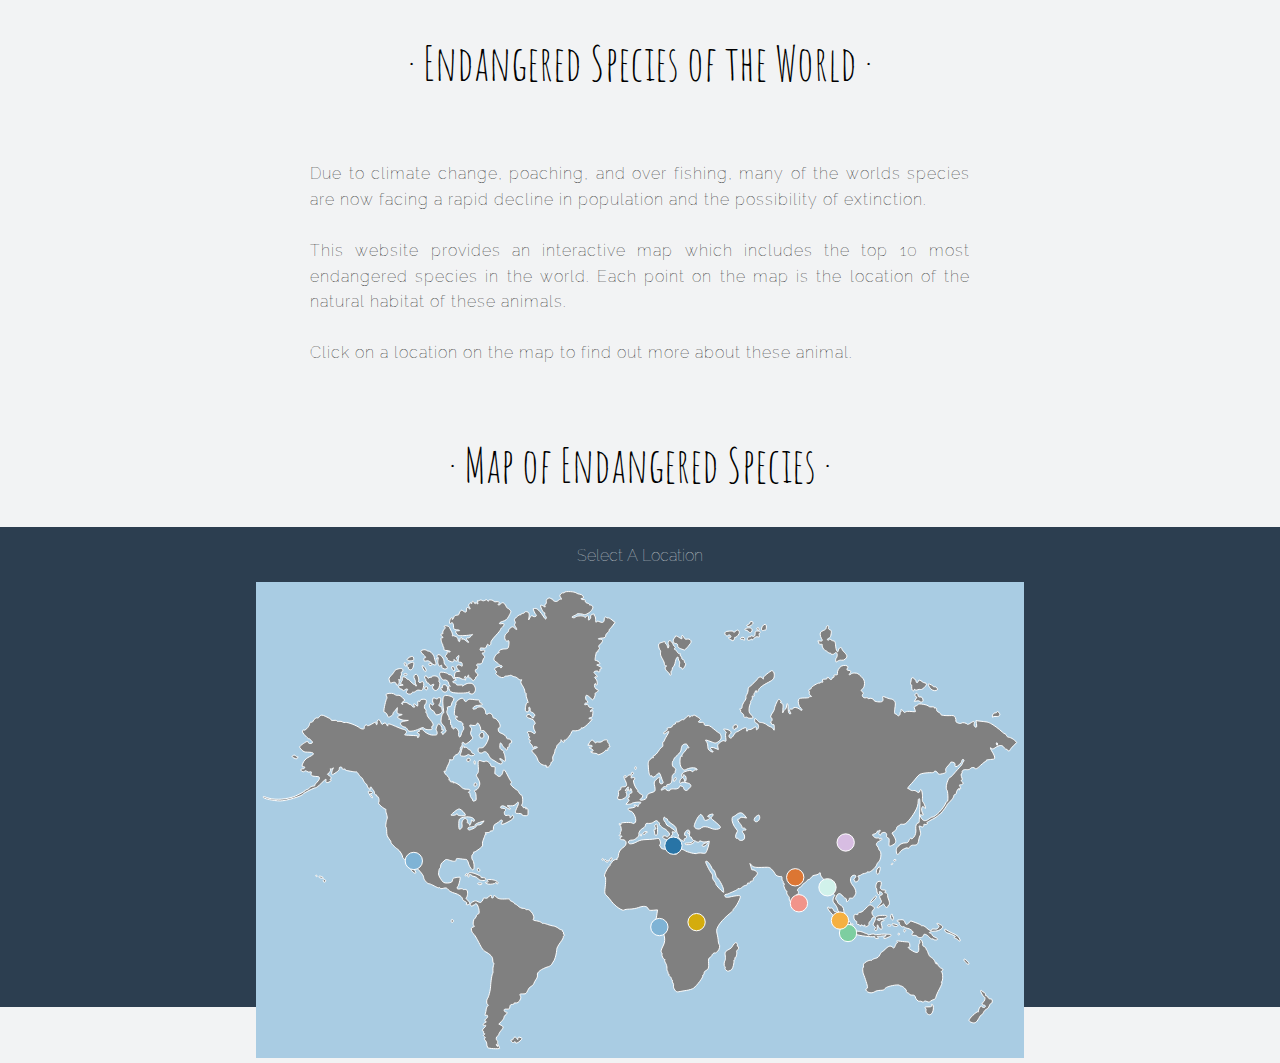
<file: index.html>
<!DOCTYPE html>
<html lang="en">

  <head>
    <meta http-equiv="content-type" content="text/html; charset=UTF-8">
    <meta charset="utf-8">

    <title>Endangered Species</title>

    <script src="raphael-min.js"></script>
    <script src="worldmap.js"></script>

    <link rel="stylesheet" href="species.css">
    <link href="https://fonts.googleapis.com/css?family=Raleway" rel="stylesheet">
    <link href="https://fonts.googleapis.com/css2?family=Amatic+SC&family=Satisfy&display=swap" rel="stylesheet">


  </head>
  <body>

    <h1 class="text_heading">· Endangered Species of the World ·</h1>

    <div class="home_info_div">
    <p class="pageInfo">Due to climate change, poaching, and over fishing,
      many of the worlds species are now facing a rapid decline in population
      and the possibility of extinction. <br><br> This website provides an interactive
      map which includes the top 10 most endangered species in the world.
      Each point on the map is the location of the natural habitat of these animals.
      <br><br>Click on a location on the map to find out more about these animal.</p>
    </div>

    <h1 class="text_heading">· Map of Endangered Species ·</h1>

    <div id="bodyContainer">
      <h2 id ="location_name">Select A Location</h2>
      <div id="map"></div>
    </div>

  </body>
</html>
</file>
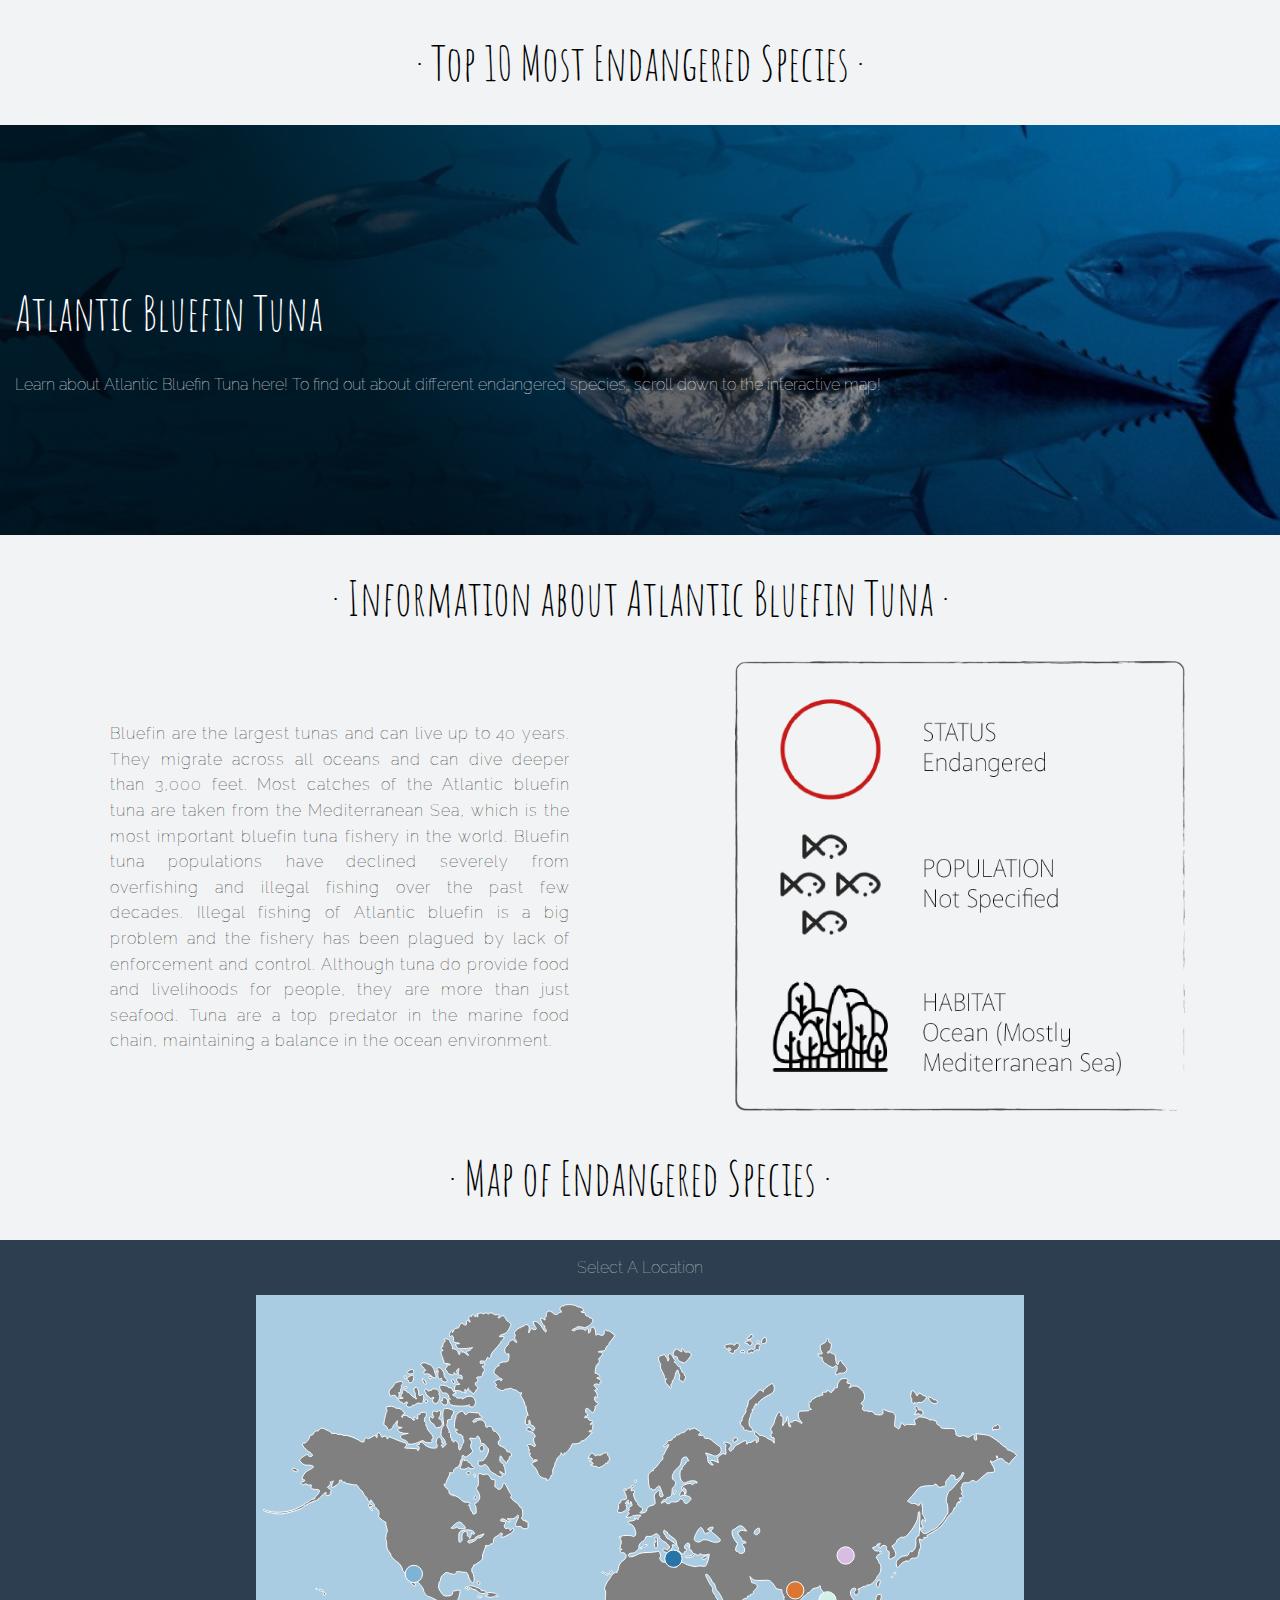
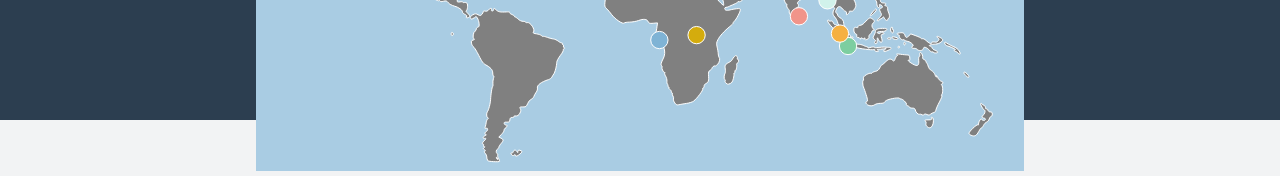
<file: bluefin_tuna.html>
<!DOCTYPE html>
<html lang="en" dir="ltr">
  <head>
    <meta http-equiv="content-type" content="text/html; charset=UTF-8">
    <meta charset="utf-8">

    <script src="raphael-min.js"></script>
    <script src="worldmap.js"></script>

    <link rel="stylesheet" href="species.css">
    <link href="https://fonts.googleapis.com/css?family=Raleway" rel="stylesheet">
    <link href="https://fonts.googleapis.com/css2?family=Amatic+SC&family=Satisfy&display=swap" rel="stylesheet">
    <title>Atlantic Bluefin Tuna</title>

  </head>
  <body>
    <header>
      <h1 class="text_heading"><a href="index.html">· Top 10 Most Endangered Species ·</a></h1>
    </header>

    <section class="hero_image_section">
      <div class="image_layer">
        <img src="images/bluefin_tuna.jpg" class="the_image"  alt="Atlantic Bluefin Tuna">
      </div>
      <div class="overlay_layer"></div>
      <div class="text_layer">
        <span class="hero_text">
        <h1 class="hero_heading">Atlantic Bluefin Tuna</h1>
        <p>Learn about Atlantic Bluefin Tuna here! To find out about different
          endangered species, scroll down to the interactive map!</p>
        </span>
      </div>
    </section>

    <h1 class="text_heading">· Information about Atlantic Bluefin Tuna ·</h1>
        <section class="text_section">
          <div class="leftText">
          <p>Bluefin are the largest tunas and can live up to 40 years.
            They migrate across all oceans and can dive deeper than 3,000 feet.
            Most catches of the Atlantic bluefin tuna are taken from the
            Mediterranean Sea, which is the most important bluefin tuna fishery
            in the world.
            Bluefin tuna populations have declined severely from overfishing
            and illegal fishing over the past few decades. Illegal fishing of
            Atlantic bluefin is a big problem and the fishery has been plagued
            by lack of enforcement and control. Although tuna do provide food
            and livelihoods for people, they are more than just seafood.
            Tuna are a top predator in the marine food chain, maintaining a
            balance in the ocean environment.</p>
          </div>
          <div class="status_image"><img src="images/tuna_status.png" class "status_img" alt="" width = "450px"></div>
        </section>

  <h1 class="text_heading">· Map of Endangered Species ·</h1>
    <div id="bodyContainer">
      <h2 id ="location_name">Select A Location</h2>
      <div id="map"></div>
    </div>


  </body>
</html>
</file>
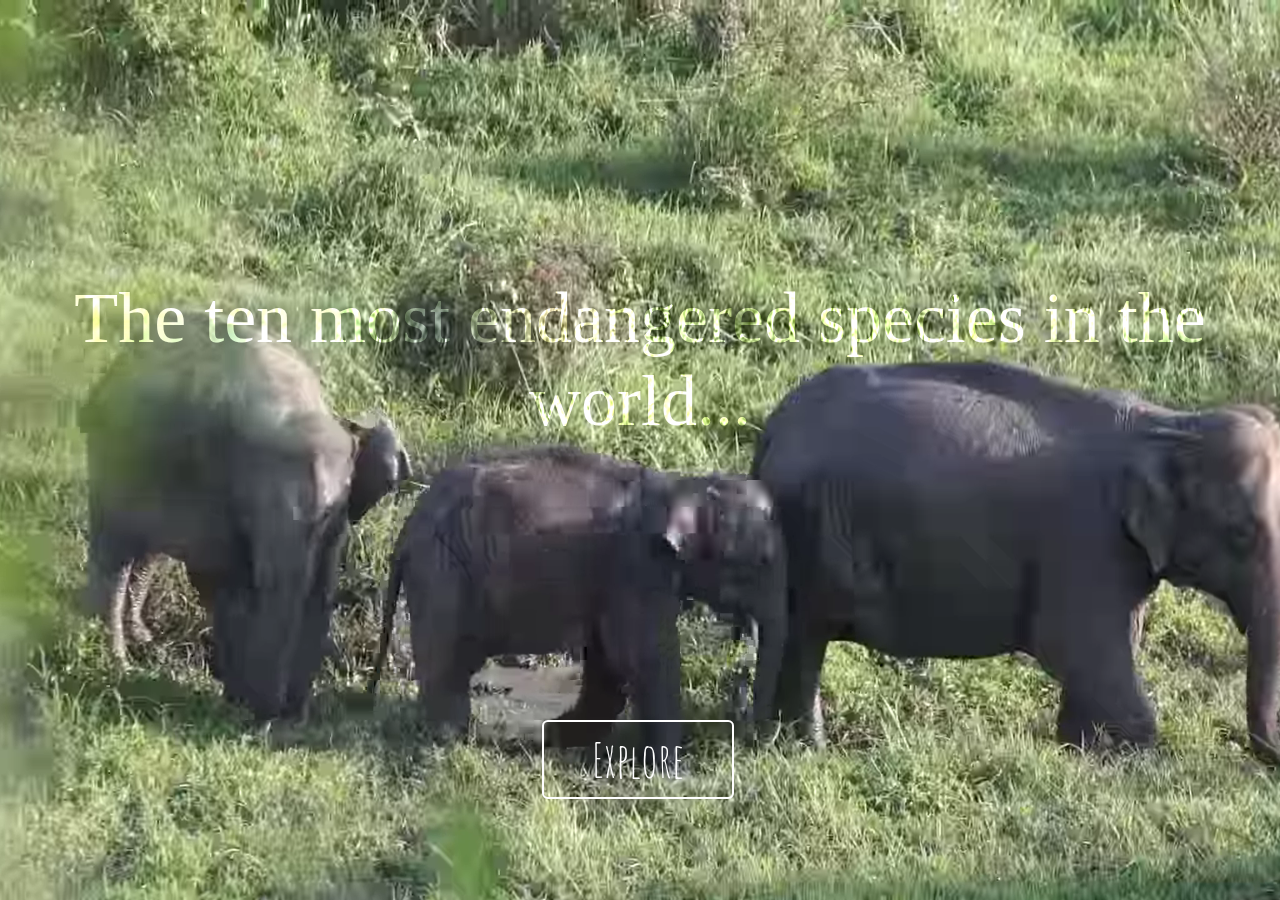
<file: default.html>
<!DOCTYPE html>
<html lang="en">
  <head>
    <meta charset="utf-8">

    <script src="raphael-min.js"></script>
    <script src="worldmap.js"></script>

    <link rel="stylesheet" href="species.css">
    <link href="https://fonts.googleapis.com/css?family=Raleway" rel="stylesheet">
    <link href="https://fonts.googleapis.com/css2?family=Amatic+SC&family=Satisfy&display=swap" rel="stylesheet">

    <title>Endangered Species</title>
  </head>
  <body>

    <video poster="" playsinline autoplay muted loop>
      <source src="images/elephants.webm" type="video/webm">
      <source src="images/elephants.mp4" type="video/mp4">
    </video>

    <div id="statement">
        <h2 id="landingH2">The ten most endangered species in the world...</h2>
    </div>
    <div class="button_div">
      <a href="index.html" class="button">Explore</a>
    </div>


  </body>
</html>
</file>
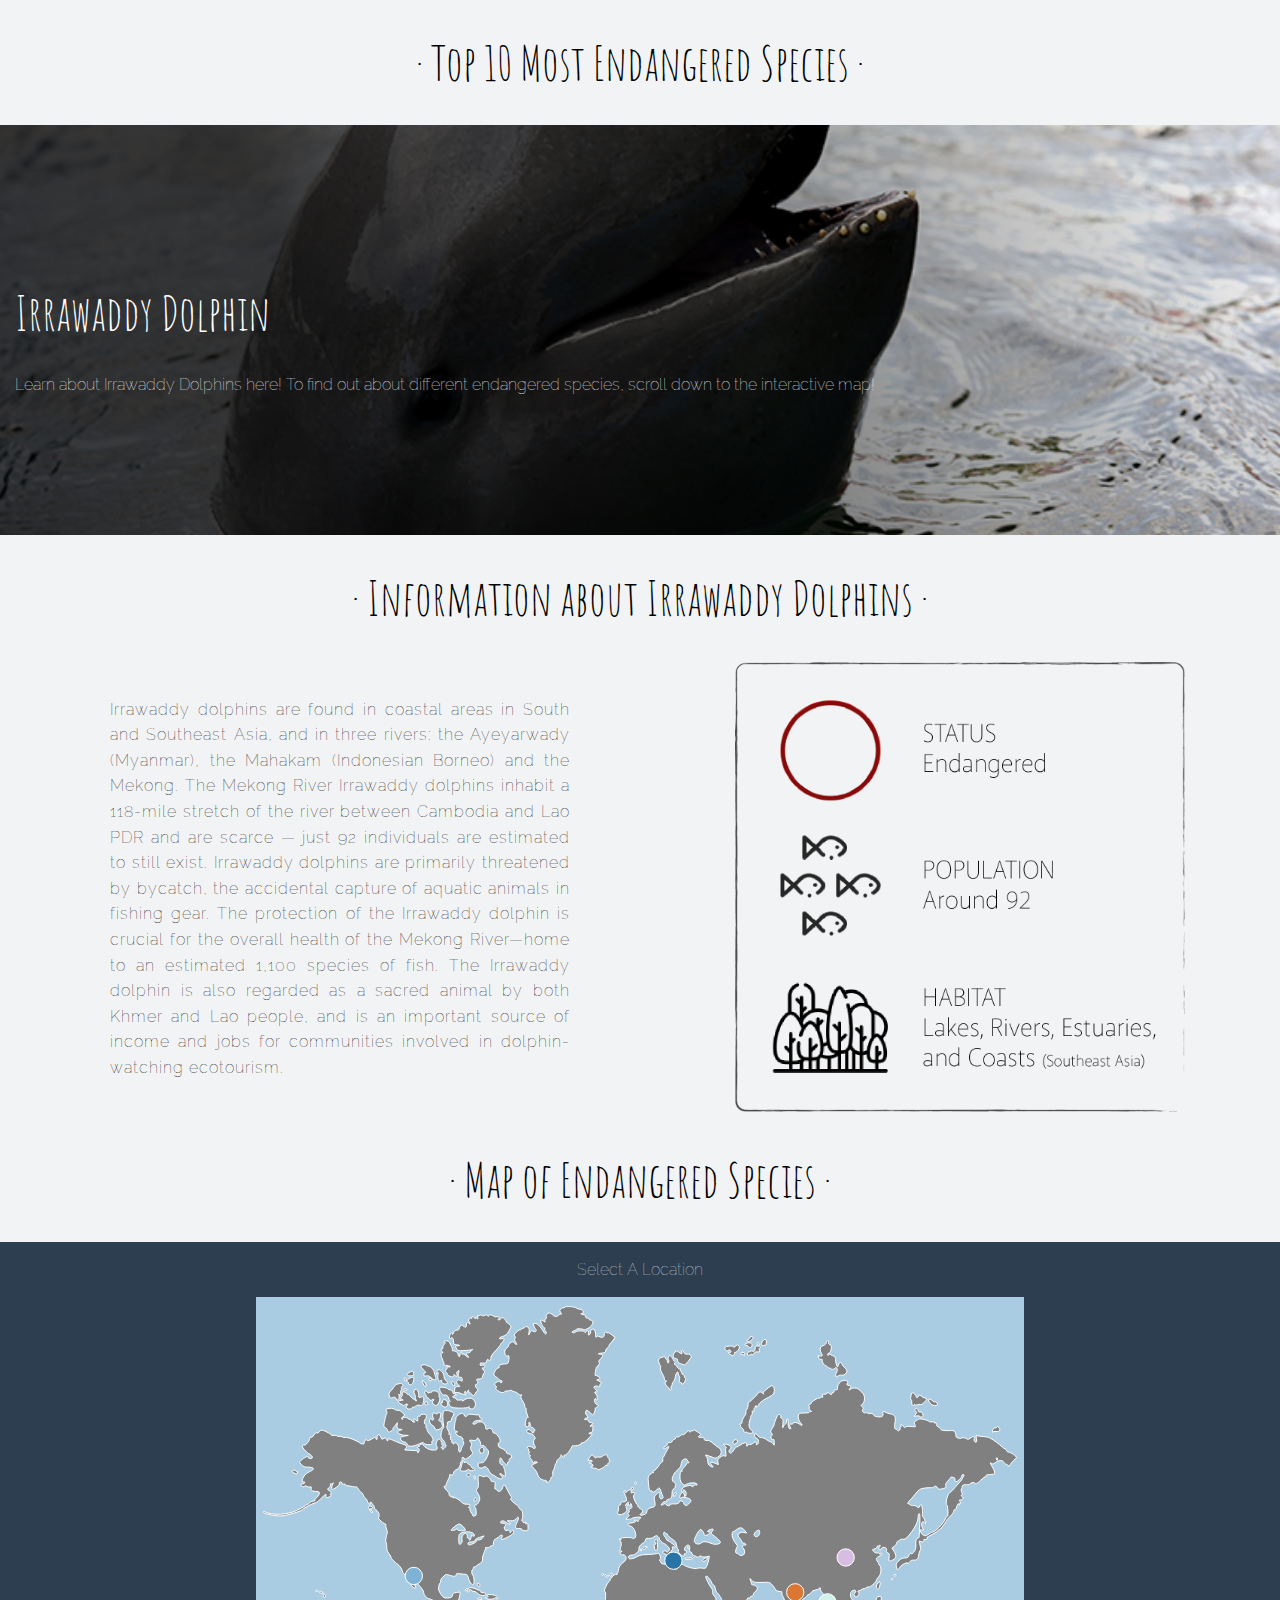
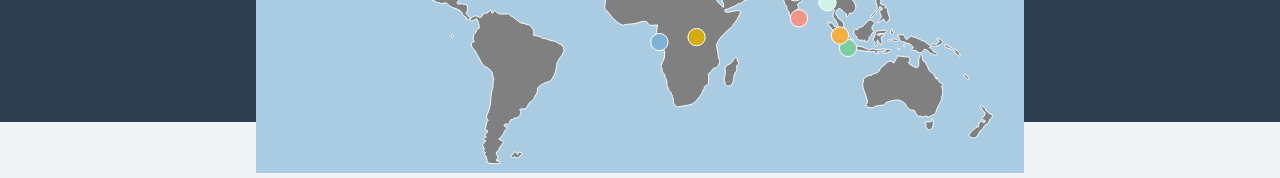
<file: irrawaddy_dolphins.html>
<!DOCTYPE html>
<html lang="en" dir="ltr">
  <head>
    <meta http-equiv="content-type" content="text/html; charset=UTF-8">
    <meta charset="utf-8">

    <script src="raphael-min.js"></script>
    <script src="worldmap.js"></script>

    <link rel="stylesheet" href="species.css">
    <link href="https://fonts.googleapis.com/css?family=Raleway" rel="stylesheet">
    <link href="https://fonts.googleapis.com/css2?family=Amatic+SC&family=Satisfy&display=swap" rel="stylesheet">
    <title>Irrawaddy Dolphin</title>

  </head>
  <body>
    <header>
      <h1 class="text_heading"><a href="index.html">· Top 10 Most Endangered Species ·</a></h1>
    </header>

    <section class="hero_image_section">
      <div class="image_layer">
        <img src="images/irrawaddy_dolphin.jpg" class="the_image"  alt="Irrawaddy Dolphin">
      </div>
      <div class="overlay_layer"></div>
      <div class="text_layer">
        <span class="hero_text">
        <h1 class="hero_heading">Irrawaddy Dolphin</h1>
        <p>Learn about Irrawaddy Dolphins here! To find out about different
          endangered species, scroll down to the interactive map!</p>
        </span>
      </div>
    </section>

    <h1 class="text_heading">· Information about Irrawaddy Dolphins ·</h1>
        <section class="text_section">
          <div class="leftText">
          <p>Irrawaddy dolphins are found in coastal areas in South and
            Southeast Asia, and in three rivers: the Ayeyarwady (Myanmar),
            the Mahakam (Indonesian Borneo) and the Mekong. The Mekong River
            Irrawaddy dolphins inhabit a 118-mile stretch of the river between
            Cambodia and Lao PDR and are scarce — just 92 individuals are estimated
            to still exist. Irrawaddy dolphins are primarily threatened by bycatch,
            the accidental capture of aquatic animals in fishing gear.
            The protection of the Irrawaddy dolphin is crucial for the overall
            health of the Mekong River—home to an estimated 1,100 species of fish.
            The Irrawaddy dolphin is also regarded as a sacred animal by both Khmer
            and Lao people, and is an important source of income and jobs for
            communities involved in dolphin-watching ecotourism.</p>
          </div>
          <div class="status_image"><img src="images/dolphin_status.png" class "status_img" alt="" width = "450px"></div>
        </section>

  <h1 class="text_heading">· Map of Endangered Species ·</h1>
    <div id="bodyContainer">
      <h2 id ="location_name">Select A Location</h2>
      <div id="map"></div>
    </div>


  </body>
</html>
</file>
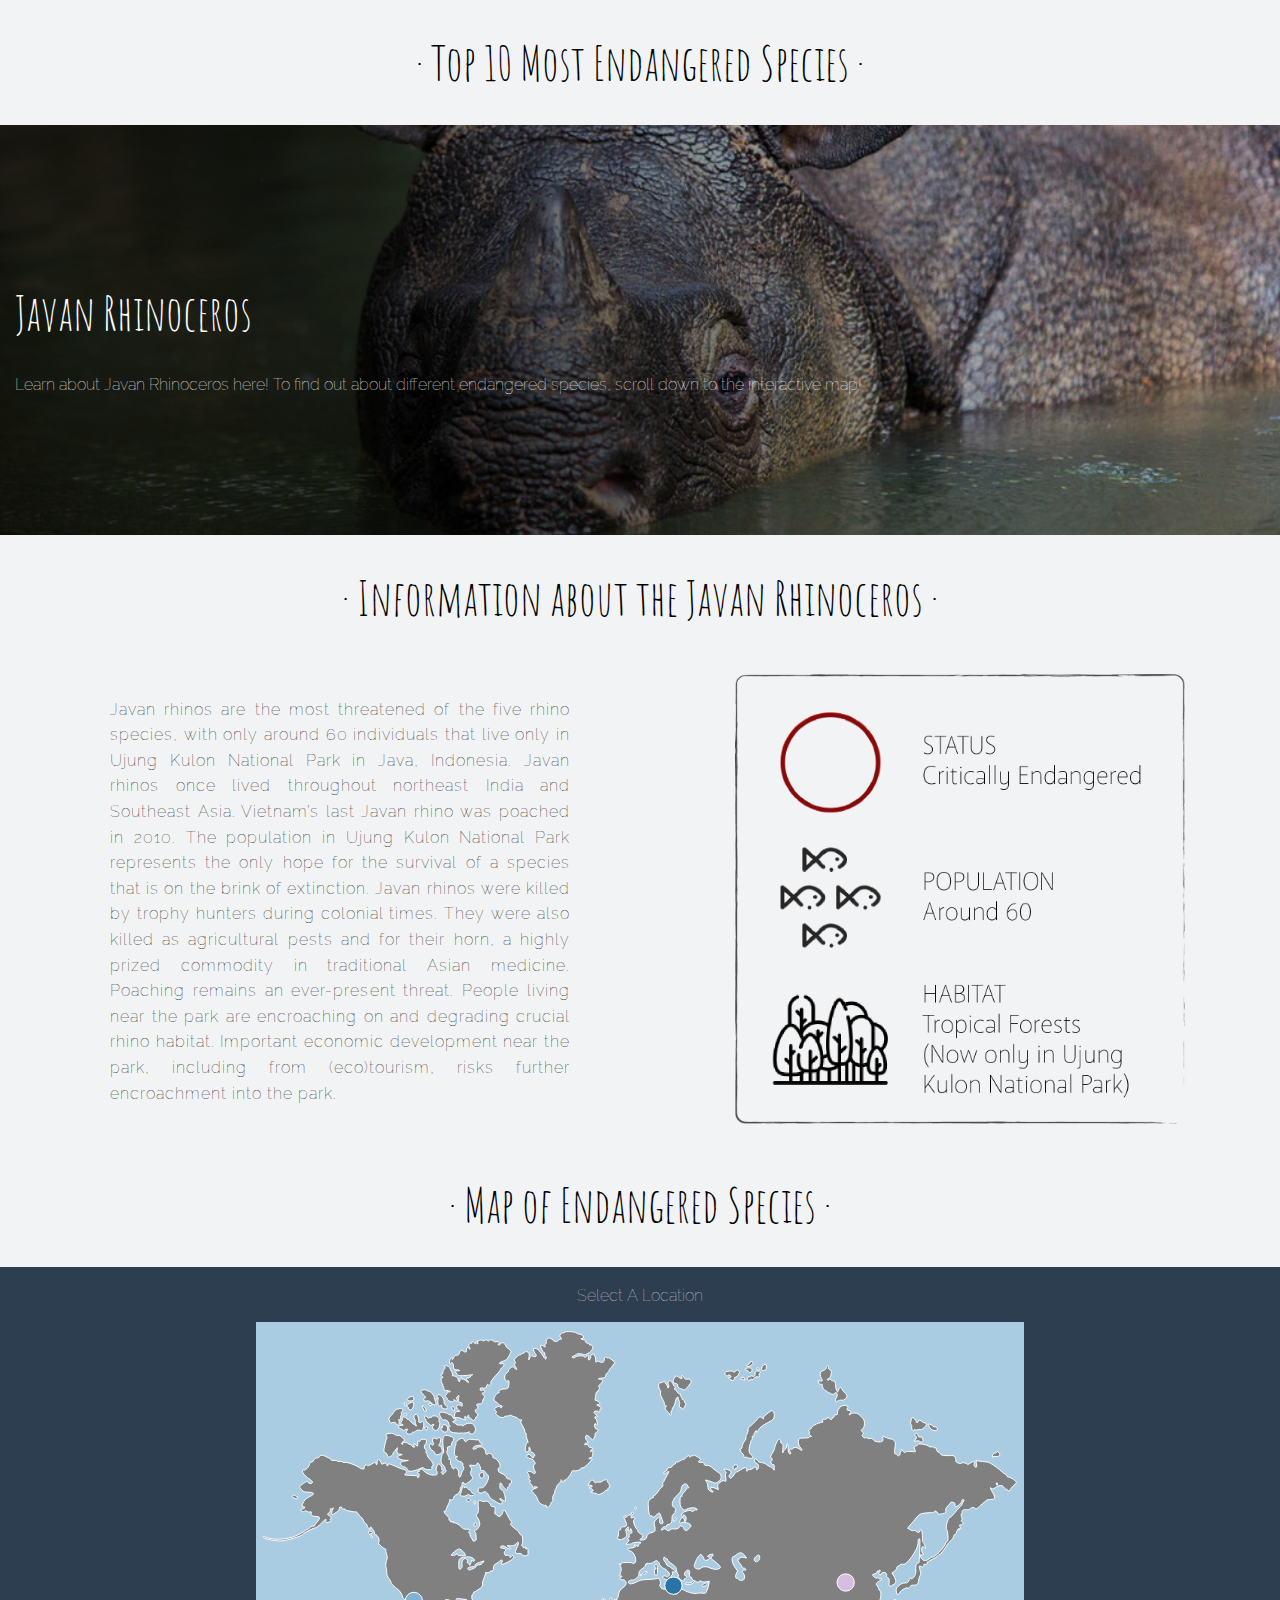
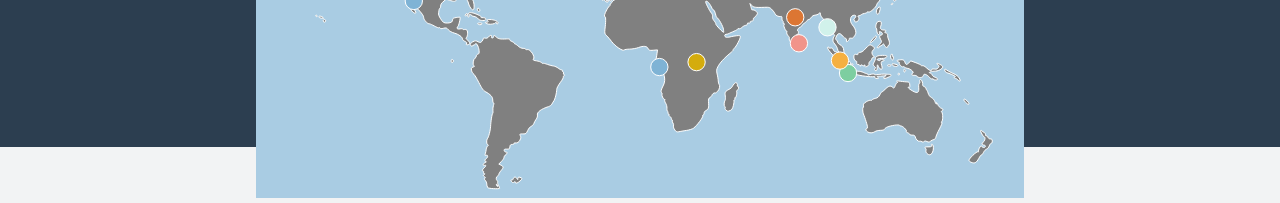
<file: javan_rhino.html>
<!DOCTYPE html>
<html lang="en" dir="ltr">
  <head>
    <meta http-equiv="content-type" content="text/html; charset=UTF-8">
    <meta charset="utf-8">

    <script src="raphael-min.js"></script>
    <script src="worldmap.js"></script>

    <link rel="stylesheet" href="species.css">
    <link href="https://fonts.googleapis.com/css?family=Raleway" rel="stylesheet">
    <link href="https://fonts.googleapis.com/css2?family=Amatic+SC&family=Satisfy&display=swap" rel="stylesheet">
    <title>Javan Rhinoceros</title>

  </head>
  <body>
    <header>
      <h1 class="text_heading"><a href="index.html">· Top 10 Most Endangered Species ·</a></h1>
    </header>

    <section class="hero_image_section">
      <div class="image_layer">
        <img src="images/javan.jpg" class="the_image"  alt="Javan Rhinoceros">
      </div>
      <div class="overlay_layer"></div>
      <div class="text_layer">
        <span class="hero_text">
        <h1 class="hero_heading">Javan Rhinoceros</h1>
        <p>Learn about Javan Rhinoceros here! To find out about different
          endangered species, scroll down to the interactive map!</p>
        </span>
      </div>
    </section>

    <h1 class="text_heading">· Information about the Javan Rhinoceros ·</h1>
        <section class="text_section">
          <div class="leftText">
          <p>Javan rhinos are the most threatened of the five rhino species,
            with only around 60 individuals that live only in Ujung Kulon National
            Park in Java, Indonesia. Javan rhinos once lived throughout northeast
            India and Southeast Asia. Vietnam’s last Javan rhino was poached in 2010.
            The population in Ujung Kulon National Park represents the only hope for
            the survival of a species that is on the brink of extinction.
            Javan rhinos were killed by trophy hunters during colonial times.
            They were also killed as agricultural pests and for their horn,
            a highly prized commodity in traditional Asian medicine.
            Poaching remains an ever-present threat.
            People living near the park are encroaching on and degrading crucial
            rhino habitat. Important economic development near the park,
            including from (eco)tourism, risks further encroachment into the park.</p>
          </div>
          <div class="status_image"><img src="images/javan_status.png" class "status_img" alt="" width = "450px"></div>
        </section>

  <h1 class="text_heading">· Map of Endangered Species ·</h1>
    <div id="bodyContainer">
      <h2 id ="location_name">Select A Location</h2>
      <div id="map"></div>
    </div>


  </body>
</html>
</file>
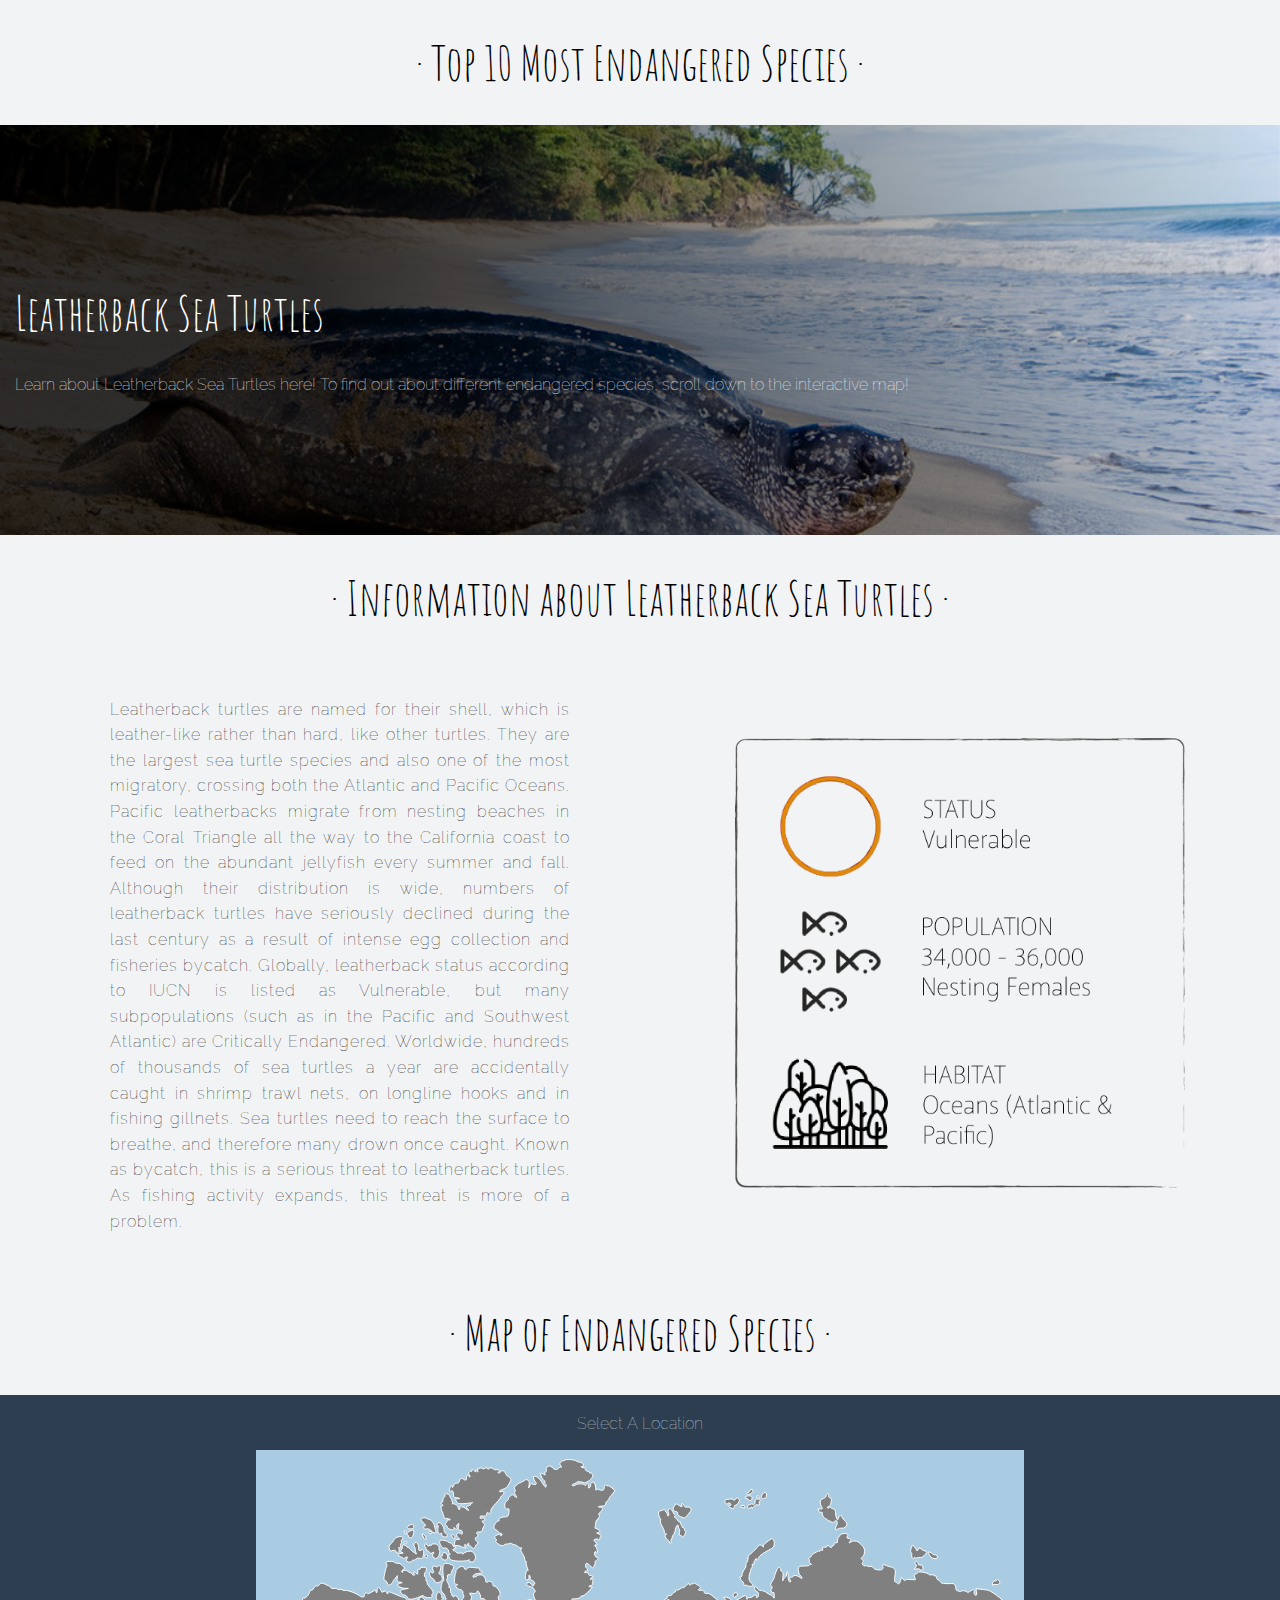
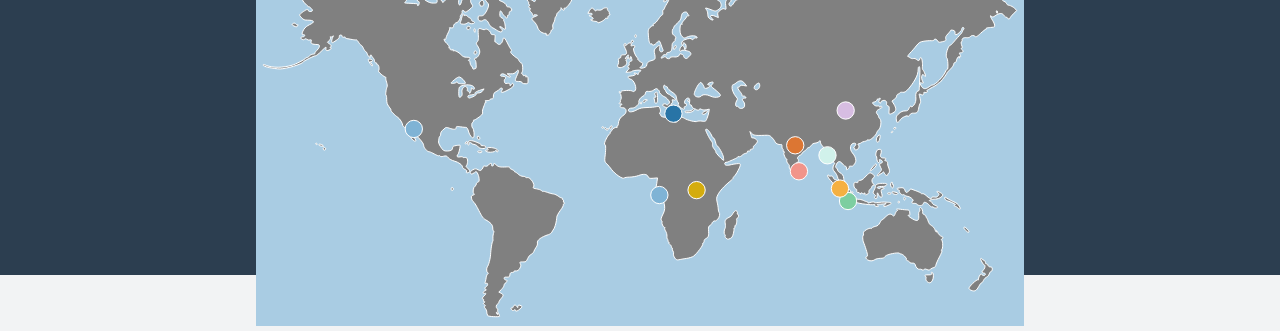
<file: leatherback_turtles.html>
<!DOCTYPE html>
<html lang="en" dir="ltr">
  <head>
    <meta http-equiv="content-type" content="text/html; charset=UTF-8">
    <meta charset="utf-8">

    <script src="raphael-min.js"></script>
    <script src="worldmap.js"></script>

    <link rel="stylesheet" href="species.css">
    <link href="https://fonts.googleapis.com/css?family=Raleway" rel="stylesheet">
    <link href="https://fonts.googleapis.com/css2?family=Amatic+SC&family=Satisfy&display=swap" rel="stylesheet">
    <title>Leatherback Sea Turtles</title>

  </head>
  <body>
    <header>
      <h1 class="text_heading"><a href="index.html">· Top 10 Most Endangered Species ·</a></h1>
    </header>

    <section class="hero_image_section">
      <div class="image_layer">
        <img src="images/leatherback_turtle.jpg" class="the_image"  alt="Leatherback Sea Turtle">
      </div>
      <div class="overlay_layer"></div>
      <div class="text_layer">
        <span class="hero_text">
        <h1 class="hero_heading">Leatherback Sea Turtles</h1>
        <p>Learn about Leatherback Sea Turtles here! To find out about different
          endangered species, scroll down to the interactive map!</p>
        </span>
      </div>
    </section>

    <h1 class="text_heading">· Information about Leatherback Sea Turtles ·</h1>
        <section class="text_section">
          <div class="leftText">
          <p>Leatherback turtles are named for their shell, which is leather-like
            rather than hard, like other turtles. They are the largest sea turtle
            species and also one of the most migratory, crossing both the Atlantic
            and Pacific Oceans. Pacific leatherbacks migrate from nesting beaches
            in the Coral Triangle all the way to the California coast to feed on
            the abundant jellyfish every summer and fall. Although their distribution
            is wide, numbers of leatherback turtles have seriously declined during the
            last century as a result of intense egg collection and fisheries bycatch.
            Globally, leatherback status according to IUCN is listed as Vulnerable,
            but many subpopulations (such as in the Pacific and Southwest Atlantic)
            are Critically Endangered. Worldwide, hundreds of thousands of sea turtles
            a year are accidentally caught in shrimp trawl nets, on longline hooks
            and in fishing gillnets. Sea turtles need to reach the surface to breathe,
            and therefore many drown once caught. Known as bycatch, this is a serious
            threat to leatherback turtles. As fishing activity expands, this
            threat is more of a problem.</p>
          </div>
          <div class="status_image"><img src="images/turtle_status.png" class "status_img" alt="" width = "450px"></div>
        </section>

  <h1 class="text_heading">· Map of Endangered Species ·</h1>
    <div id="bodyContainer">
      <h2 id ="location_name">Select A Location</h2>
      <div id="map"></div>
    </div>


  </body>
</html>
</file>
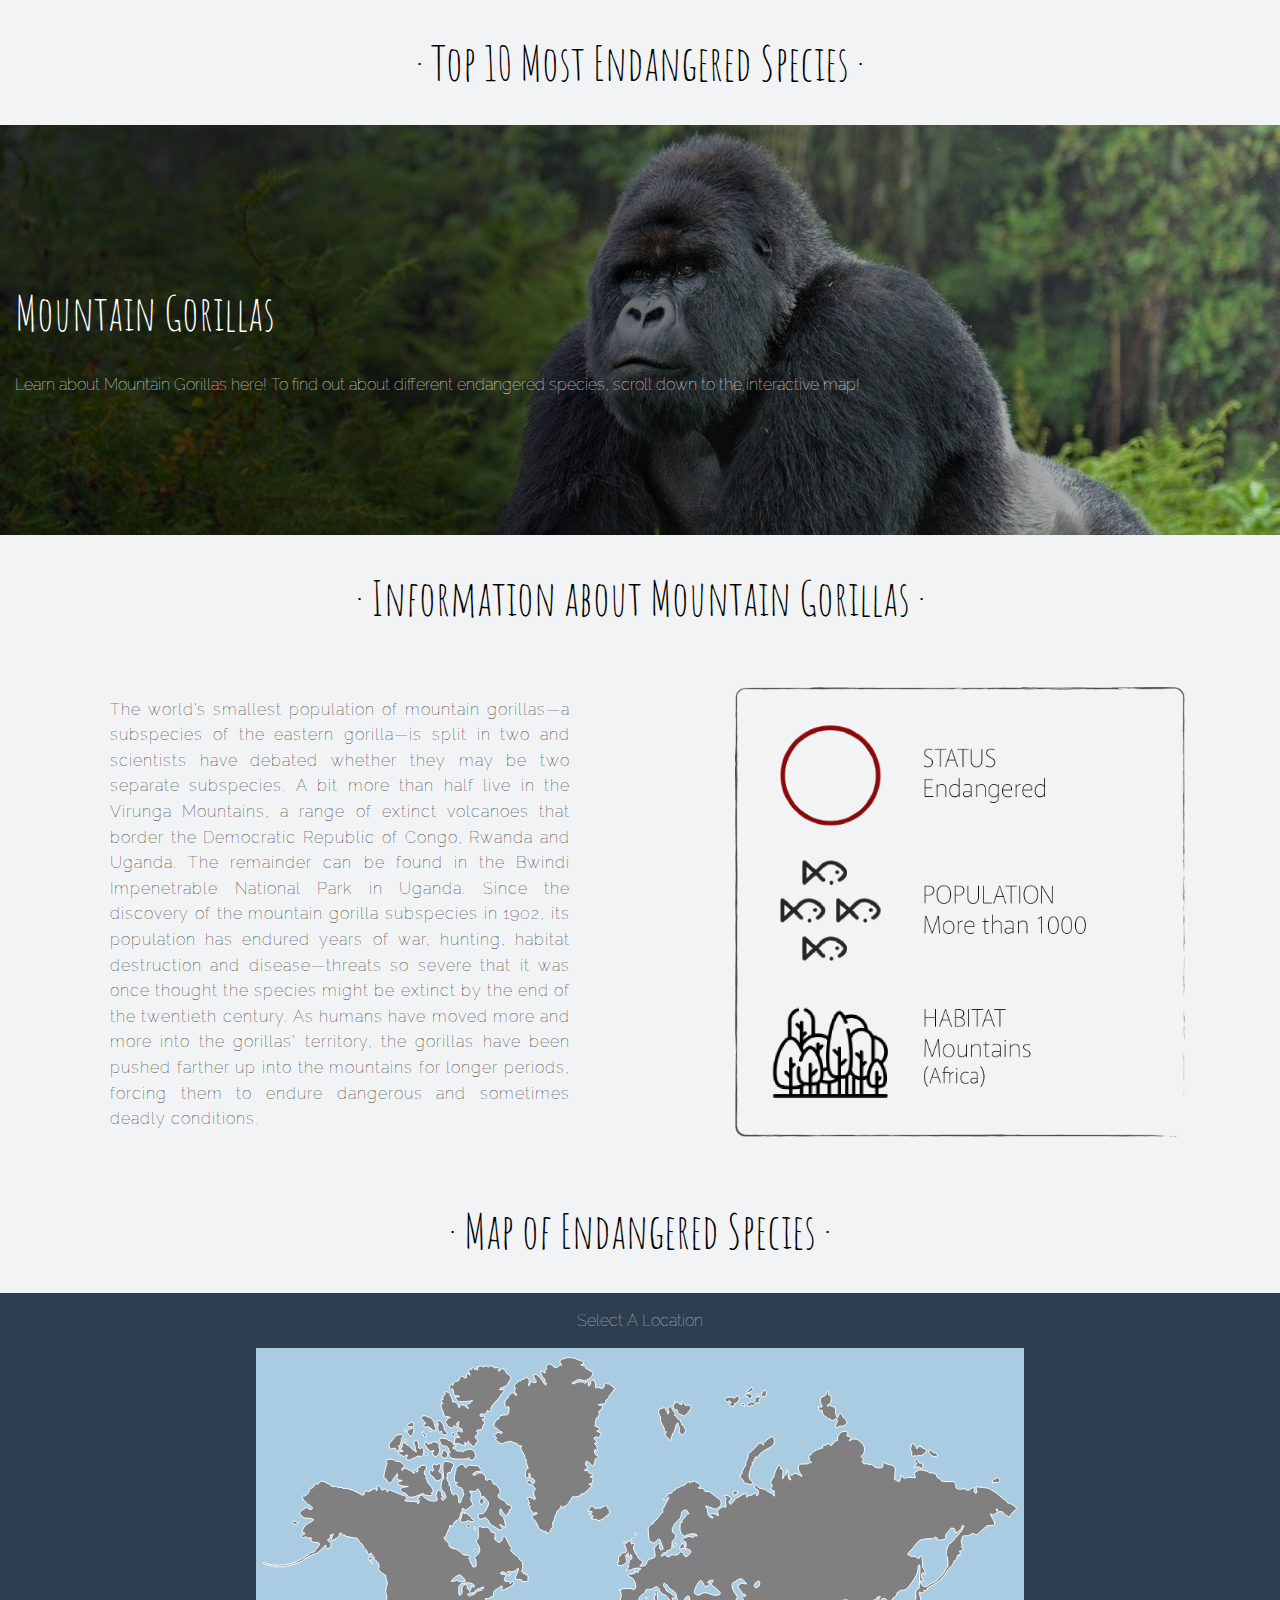
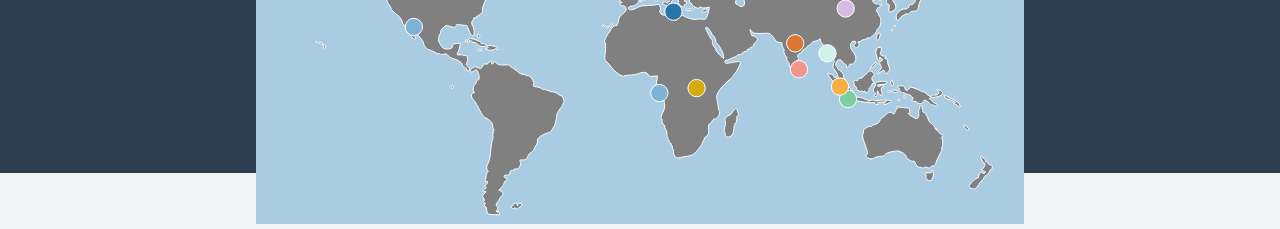
<file: mountain_gorillas.html>
<!DOCTYPE html>
<html lang="en" dir="ltr">
  <head>
    <meta http-equiv="content-type" content="text/html; charset=UTF-8">
    <meta charset="utf-8">

    <script src="raphael-min.js"></script>
    <script src="worldmap.js"></script>

    <link rel="stylesheet" href="species.css">
    <link href="https://fonts.googleapis.com/css?family=Raleway" rel="stylesheet">
    <link href="https://fonts.googleapis.com/css2?family=Amatic+SC&family=Satisfy&display=swap" rel="stylesheet">
    <title>Mountain Gorillas</title>

  </head>
  <body>
    <header>
      <h1 class="text_heading"><a href="index.html">· Top 10 Most Endangered Species ·</a></h1>
    </header>

    <section class="hero_image_section">
      <div class="image_layer">
        <img src="images/mountain_gorilla.jpg" class="the_image"  alt="Mountain Gorillas">
      </div>
      <div class="overlay_layer"></div>
      <div class="text_layer">
        <span class="hero_text">
        <h1 class="hero_heading">Mountain Gorillas</h1>
        <p>Learn about Mountain Gorillas here! To find out about different
          endangered species, scroll down to the interactive map!</p>
        </span>
      </div>
    </section>

    <h1 class="text_heading">· Information about Mountain Gorillas ·</h1>
        <section class="text_section">
          <div class="leftText">
          <p>The world’s smallest population of mountain gorillas—a subspecies
            of the eastern gorilla—is split in two and scientists have debated
            whether they may be two separate subspecies. A bit more than half
            live in the Virunga Mountains, a range of extinct volcanoes that
            border the Democratic Republic of Congo, Rwanda and Uganda. The
            remainder can be found in the Bwindi Impenetrable National Park in Uganda.
            Since the discovery of the mountain gorilla subspecies in 1902,
            its population has endured years of war, hunting, habitat destruction
            and disease—threats so severe that it was once thought the species
            might be extinct by the end of the twentieth century.
            As humans have moved more and more into the gorillas’ territory,
            the gorillas have been pushed farther up into the mountains for
            longer periods, forcing them to endure dangerous and sometimes
            deadly conditions.</p>
          </div>
          <div class="status_image"><img src="images/gorilla_status.png" class "status_img" alt="" width = "450px"></div>
        </section>

  <h1 class="text_heading">· Map of Endangered Species ·</h1>
    <div id="bodyContainer">
      <h2 id ="location_name">Select A Location</h2>
      <div id="map"></div>
    </div>


  </body>
</html>
</file>
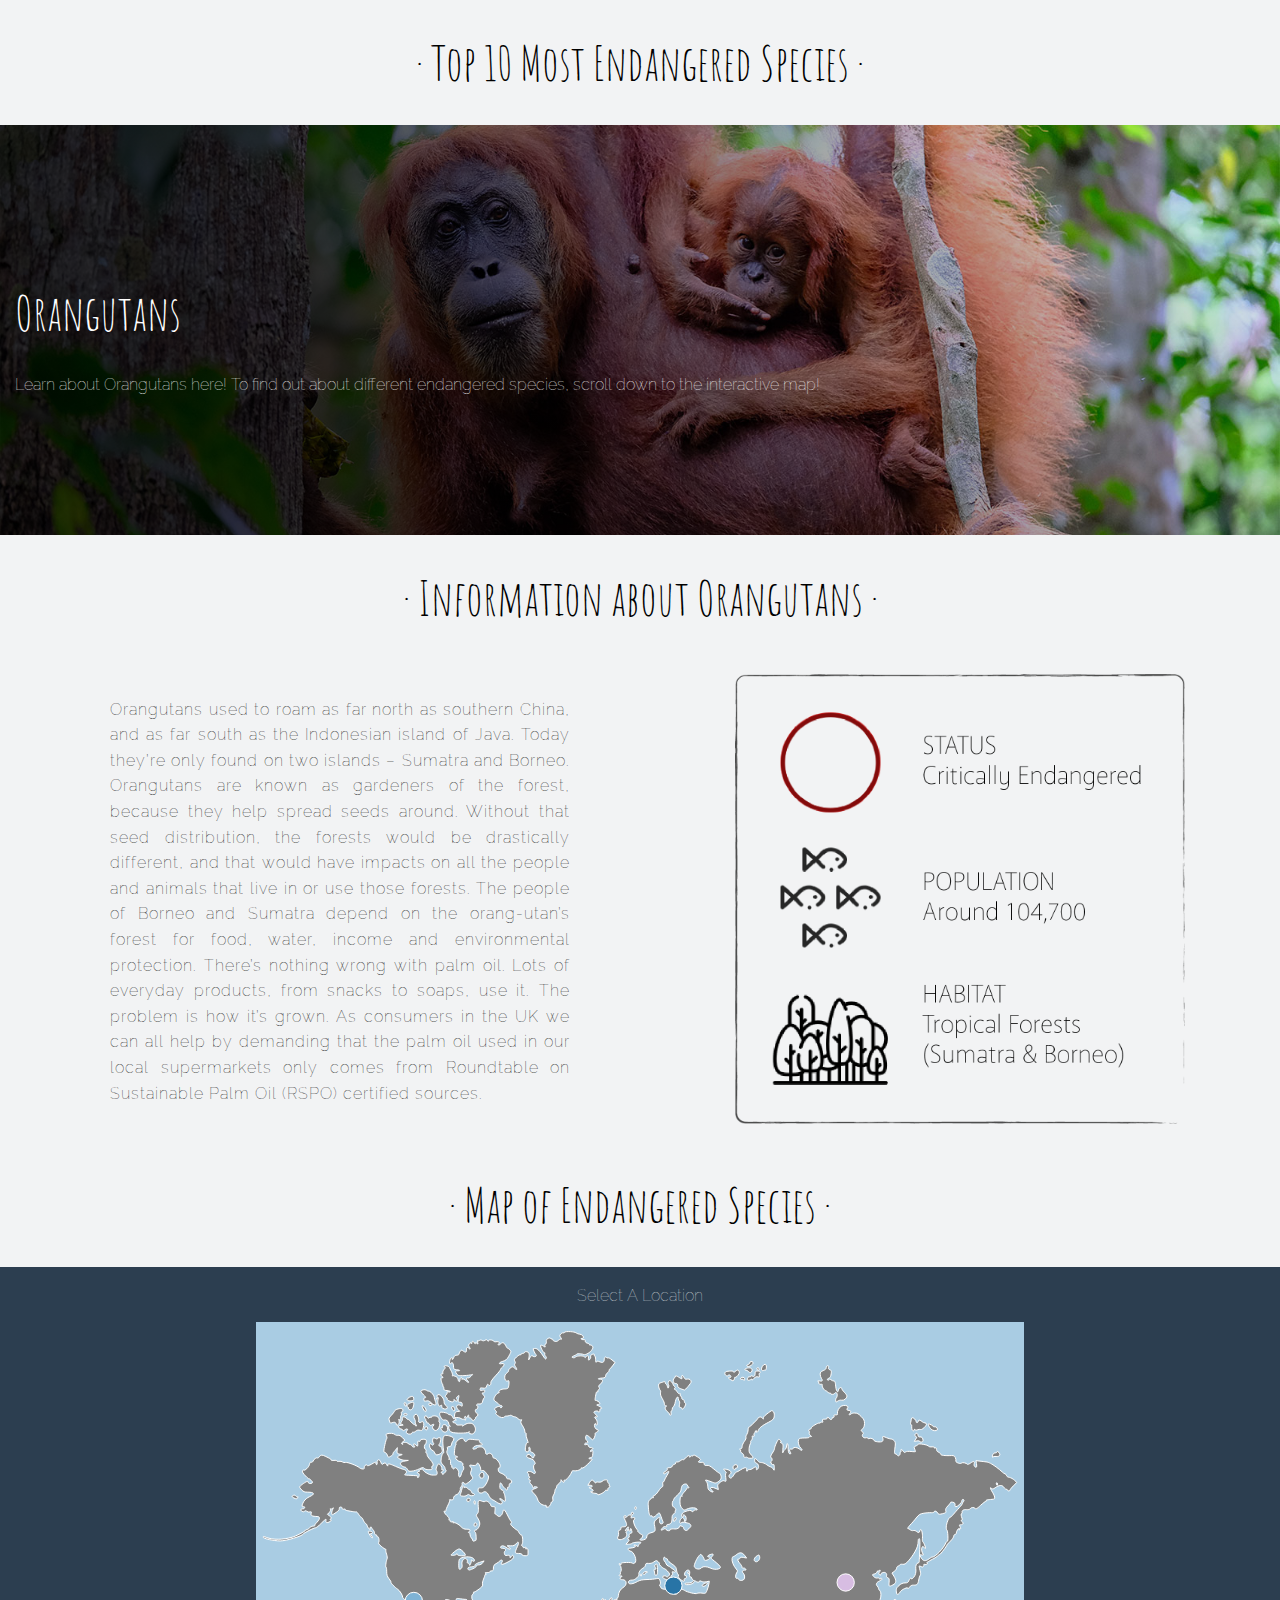
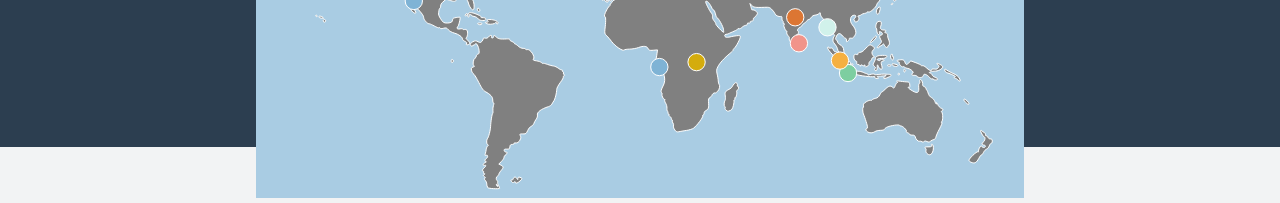
<file: orangutans.html>
<!DOCTYPE html>
<html lang="en" dir="ltr">
  <head>
    <meta http-equiv="content-type" content="text/html; charset=UTF-8">
    <meta charset="utf-8">

    <script src="raphael-min.js"></script>
    <script src="worldmap.js"></script>

    <link rel="stylesheet" href="species.css">
    <link href="https://fonts.googleapis.com/css?family=Raleway" rel="stylesheet">
    <link href="https://fonts.googleapis.com/css2?family=Amatic+SC&family=Satisfy&display=swap" rel="stylesheet">
    <title>Orangutans</title>

  </head>
  <body>
    <header>
      <h1 class="text_heading"><a href="index.html">· Top 10 Most Endangered Species ·</a></h1>
    </header>

    <section class="hero_image_section">
      <div class="image_layer">
        <img src="images/orangutan.jpg" class="the_image"  alt="Orangutans">
      </div>
      <div class="overlay_layer"></div>
      <div class="text_layer">
        <span class="hero_text">
        <h1 class="hero_heading">Orangutans</h1>
        <p>Learn about Orangutans here! To find out about different
          endangered species, scroll down to the interactive map!</p>
        </span>
      </div>
    </section>

    <h1 class="text_heading">· Information about Orangutans ·</h1>
        <section class="text_section">
          <div class="leftText">
          <p>Orangutans used to roam as far north as southern China, and as far
            south as the Indonesian island of Java. Today they’re only found on
            two islands – Sumatra and Borneo.
            Orangutans are known as gardeners of the forest, because they help
            spread seeds around. Without that seed distribution, the forests
            would be drastically different, and that would have impacts on all
            the people and animals that live in or use those forests.
            The people of Borneo and Sumatra depend on the orang-utan’s forest
            for food, water, income and environmental protection.
            There’s nothing wrong with palm oil. Lots of everyday products,
            from snacks to soaps, use it. The problem is how it’s grown.
            As consumers in the UK we can all help by demanding that the palm
            oil used in our local supermarkets only comes from Roundtable on
            Sustainable Palm Oil (RSPO) certified sources. </p>
          </div>
          <div class="status_image"><img src="images/orangutan_status.png" class "status_img" alt="" width = "450px"></div>
        </section>

  <h1 class="text_heading">· Map of Endangered Species ·</h1>
    <div id="bodyContainer">
      <h2 id ="location_name">Select A Location</h2>
      <div id="map"></div>
    </div>


  </body>
</html>
</file>
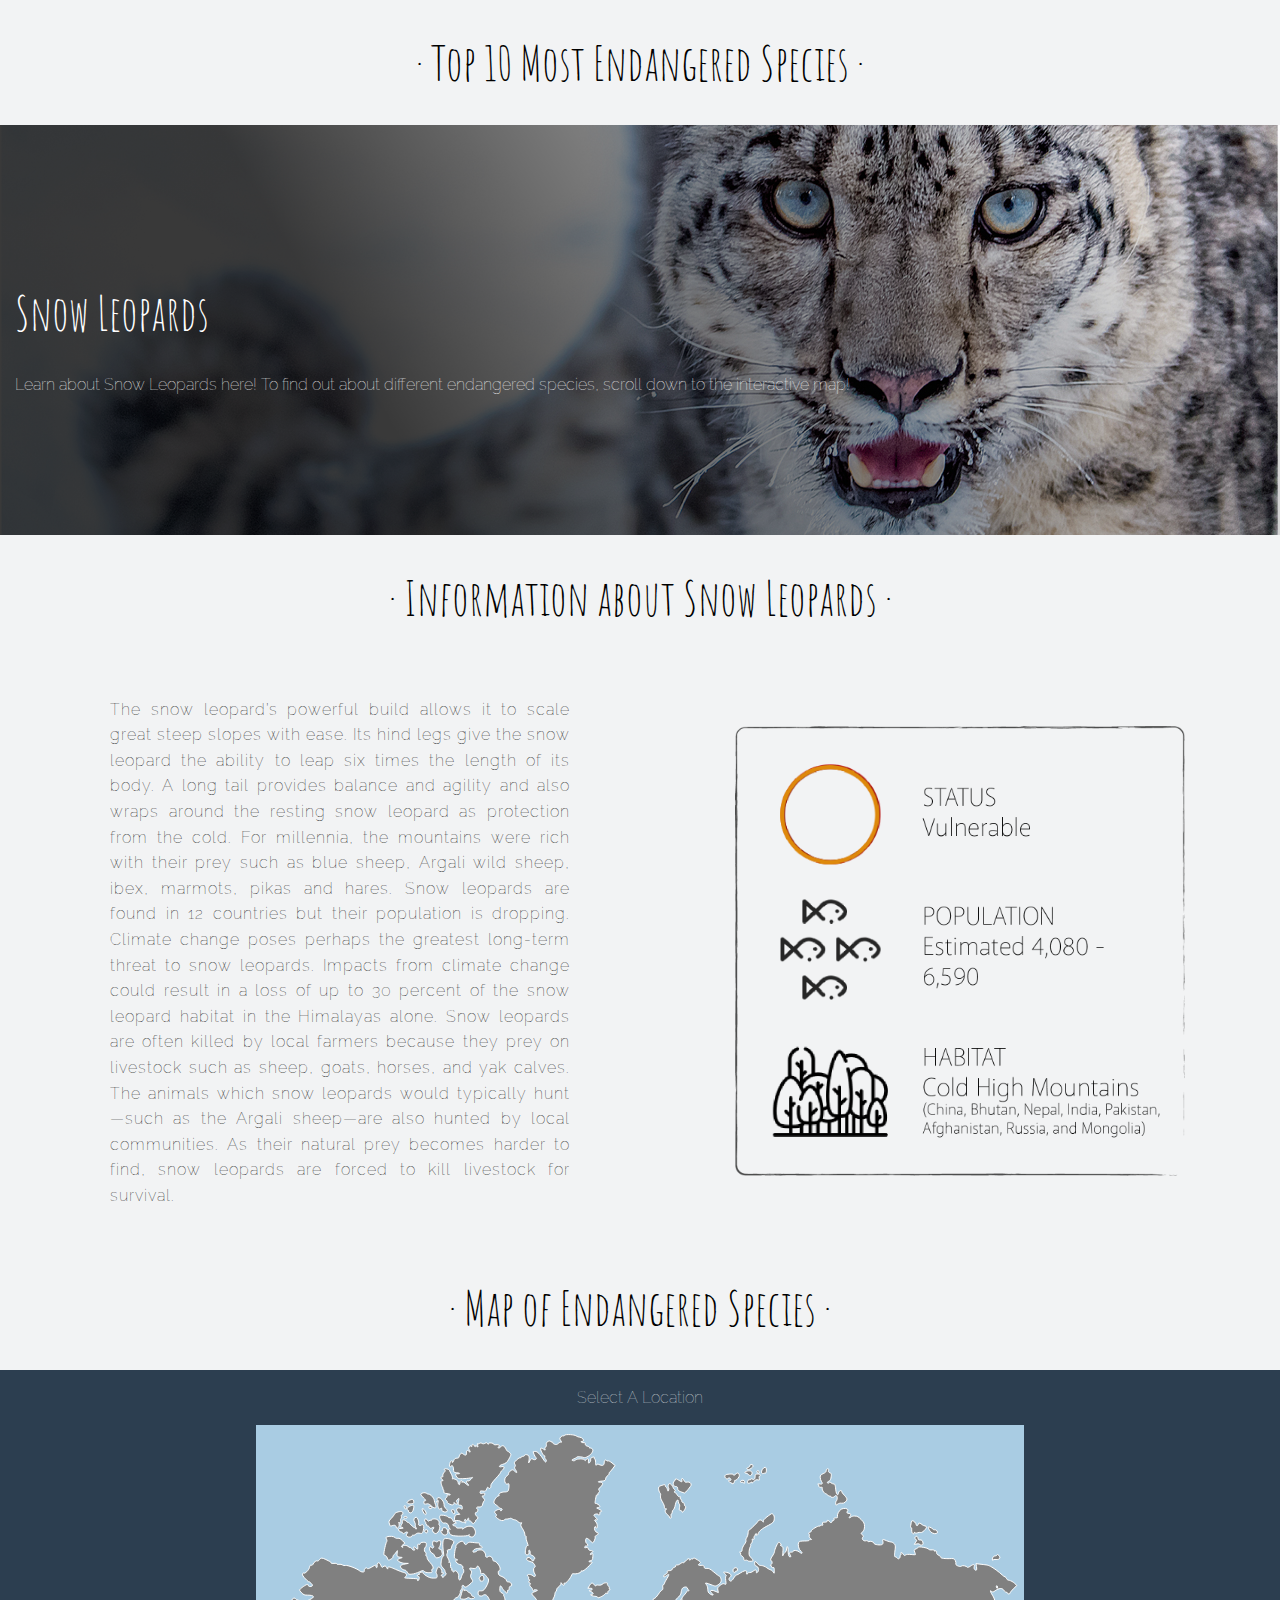
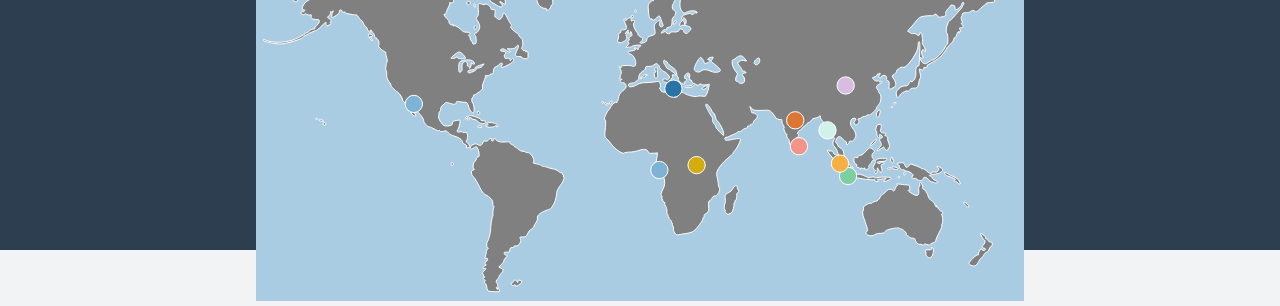
<file: snow_leopards.html>
<!DOCTYPE html>
<html lang="en" dir="ltr">
  <head>
    <meta http-equiv="content-type" content="text/html; charset=UTF-8">
    <meta charset="utf-8">

    <script src="raphael-min.js"></script>
    <script src="worldmap.js"></script>

    <link rel="stylesheet" href="species.css">
    <link href="https://fonts.googleapis.com/css?family=Raleway" rel="stylesheet">
    <link href="https://fonts.googleapis.com/css2?family=Amatic+SC&family=Satisfy&display=swap" rel="stylesheet">
    <title>Snow Leopards</title>

  </head>
  <body>
    <header>
      <h1 class="text_heading"><a href="index.html">· Top 10 Most Endangered Species ·</a></h1>
    </header>

    <section class="hero_image_section">
      <div class="image_layer">
        <img src="images/snow_leopard.jpg" class="the_image"  alt="Snow Leopards">
      </div>
      <div class="overlay_layer"></div>
      <div class="text_layer">
        <span class="hero_text">
        <h1 class="hero_heading">Snow Leopards</h1>
        <p>Learn about Snow Leopards here! To find out about different
          endangered species, scroll down to the interactive map!</p>
        </span>
      </div>
    </section>

    <h1 class="text_heading">· Information about Snow Leopards ·</h1>
        <section class="text_section">
          <div class="leftText">
          <p>The snow leopard’s powerful build allows it to scale great steep
            slopes with ease. Its hind legs give the snow leopard the ability
            to leap six times the length of its body. A long tail provides balance
             and agility and also wraps around the resting snow leopard as protection
             from the cold. For millennia, the mountains were rich with their prey
             such as blue sheep, Argali wild sheep, ibex, marmots, pikas and hares.
             Snow leopards are found in 12 countries but their
             population is dropping. Climate change poses perhaps the greatest
             long-term threat to snow leopards. Impacts from climate change
             could result in a loss of up to 30 percent of the snow leopard
             habitat in the Himalayas alone. Snow leopards are often killed by
             local farmers because they prey on livestock such as sheep, goats,
             horses, and yak calves. The animals which snow leopards would typically
             hunt—such as the Argali sheep—are also hunted by local communities.
             As their natural prey becomes harder to find, snow leopards are
             forced to kill livestock for survival.</p>
          </div>
          <div class="status_image"><img src="images/leopard_status.png" class "status_img" alt="" width = "450px"></div>
        </section>

  <h1 class="text_heading">· Map of Endangered Species ·</h1>
    <div id="bodyContainer">
      <h2 id ="location_name">Select A Location</h2>
      <div id="map"></div>
    </div>


  </body>
</html>
</file>
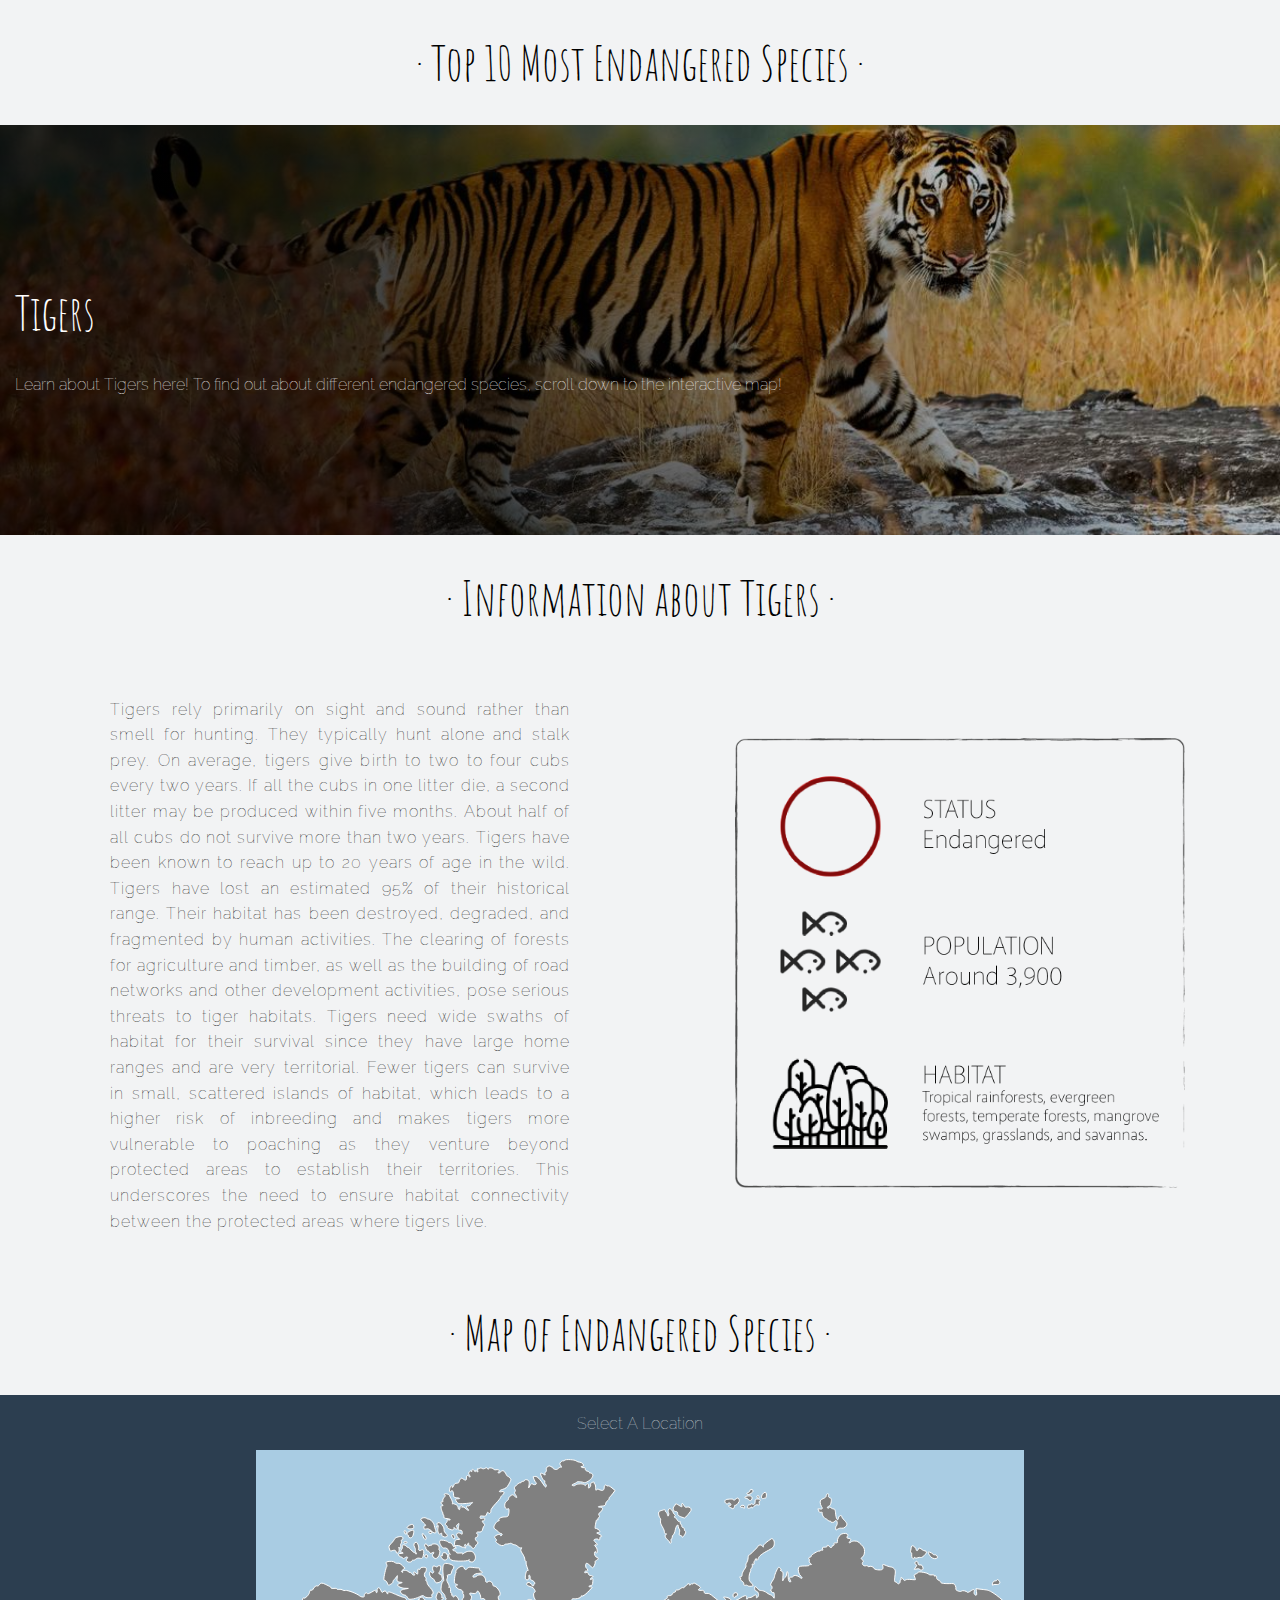
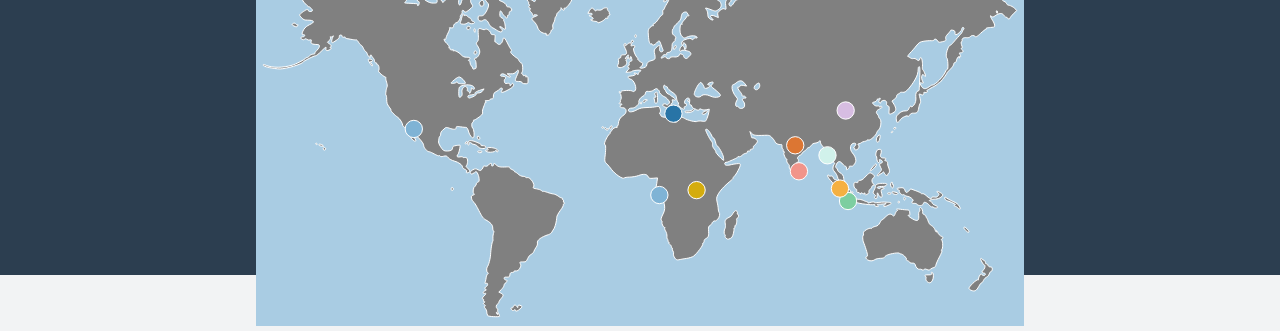
<file: tigers.html>
<!DOCTYPE html>
<html lang="en" dir="ltr">
  <head>
    <meta http-equiv="content-type" content="text/html; charset=UTF-8">
    <meta charset="utf-8">

    <script src="raphael-min.js"></script>
    <script src="worldmap.js"></script>

    <link rel="stylesheet" href="species.css">
    <link href="https://fonts.googleapis.com/css?family=Raleway" rel="stylesheet">
    <link href="https://fonts.googleapis.com/css2?family=Amatic+SC&family=Satisfy&display=swap" rel="stylesheet">
    <title>Tigers</title>

  </head>
  <body>
    <header>
      <h1 class="text_heading"><a href="index.html">· Top 10 Most Endangered Species ·</a></h1>
    </header>

    <section class="hero_image_section">
      <div class="image_layer">
        <img src="images/tiger.jpg" class="the_image"  alt="Tigers">
      </div>
      <div class="overlay_layer"></div>
      <div class="text_layer">
        <span class="hero_text">
        <h1 class="hero_heading">Tigers</h1>
        <p>Learn about Tigers here! To find out about different
          endangered species, scroll down to the interactive map!</p>
        </span>
      </div>
    </section>

    <h1 class="text_heading">· Information about Tigers ·</h1>
        <section class="text_section">
          <div class="leftText">
          <p>Tigers rely primarily on sight and sound rather than smell for
            hunting. They typically hunt alone and stalk prey. On average, tigers
            give birth to two to four cubs every two years. If all the cubs in one
            litter die, a second litter may be produced within five months. About
            half of all cubs do not survive more than two years.
            Tigers have been known to reach up to 20 years of age in the wild.
            Tigers have lost an estimated 95% of their historical range.
            Their habitat has been destroyed, degraded, and fragmented by human
            activities. The clearing of forests for agriculture and timber, as
            well as the building of road networks and other development activities,
            pose serious threats to tiger habitats. Tigers need wide swaths of
            habitat for their survival since they have large home ranges and are
            very territorial. Fewer tigers can survive in small, scattered islands
            of habitat, which leads to a higher risk of inbreeding and makes tigers
            more vulnerable to poaching as they venture beyond protected areas to
            establish their territories. This underscores the need to ensure habitat
            connectivity between the protected areas where tigers live.</p>
          </div>
          <div class="status_image"><img src="images/tiger_status.png" class "status_img" alt="" width = "450px"></div>
        </section>

  <h1 class="text_heading">· Map of Endangered Species ·</h1>
    <div id="bodyContainer">
      <h2 id ="location_name">Select A Location</h2>
      <div id="map"></div>
    </div>


  </body>
</html>
</file>
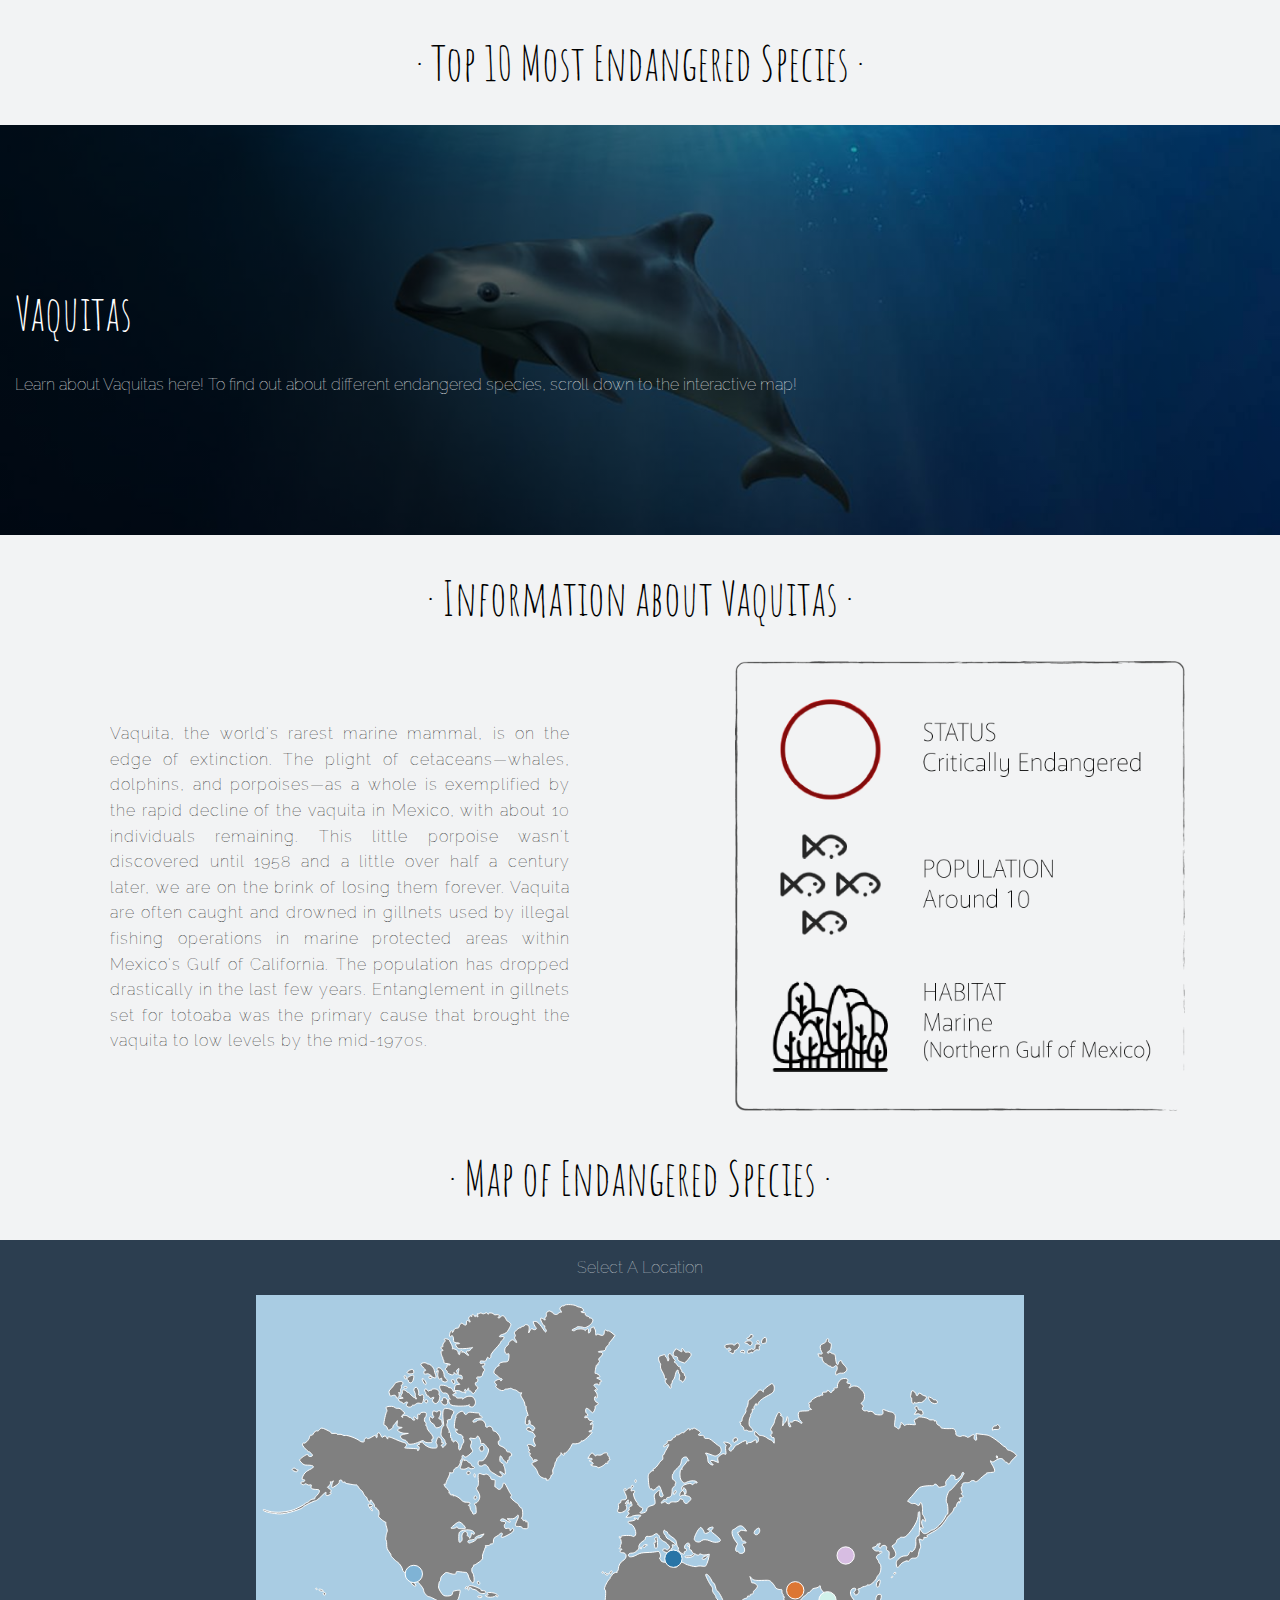
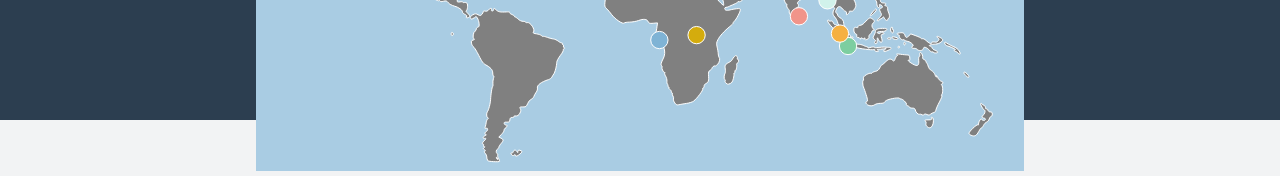
<file: vaquita.html>
<!DOCTYPE html>
<html lang="en" dir="ltr">
  <head>
    <meta http-equiv="content-type" content="text/html; charset=UTF-8">
    <meta charset="utf-8">

    <script src="raphael-min.js"></script>
    <script src="worldmap.js"></script>

    <link rel="stylesheet" href="species.css">
    <link href="https://fonts.googleapis.com/css?family=Raleway" rel="stylesheet">
    <link href="https://fonts.googleapis.com/css2?family=Amatic+SC&family=Satisfy&display=swap" rel="stylesheet">
    <title>Vaquitas</title>

  </head>
  <body>
    <header>
      <h1 class="text_heading"><a href="index.html">· Top 10 Most Endangered Species ·</a></h1>
    </header>

    <section class="hero_image_section">
      <div class="image_layer">
        <img src="images/vaquita.jpg" class="the_image"  alt="Vaquitas">
      </div>
      <div class="overlay_layer"></div>
      <div class="text_layer">
        <span class="hero_text">
        <h1 class="hero_heading">Vaquitas</h1>
        <p>Learn about Vaquitas here! To find out about different
          endangered species, scroll down to the interactive map!</p>
        </span>
      </div>
    </section>

    <h1 class="text_heading">· Information about Vaquitas ·</h1>
        <section class="text_section">
          <div class="leftText">
          <p>Vaquita, the world's rarest marine mammal, is on the edge of extinction.
            The plight of cetaceans—whales, dolphins, and porpoises—as a whole is
            exemplified by the rapid decline of the vaquita in Mexico,
            with about 10 individuals remaining. This little porpoise wasn't
            discovered until 1958 and a little over half a century later,
            we are on the brink of losing them forever. Vaquita are often caught
            and drowned in gillnets used by illegal fishing operations in marine
            protected areas within Mexico's Gulf of California.
            The population has dropped drastically in the last few years.
            Entanglement in gillnets set for totoaba was the primary cause that
            brought the vaquita to low levels by the mid-1970s.</p>
          </div>
          <div class="status_image"><img src="images/vaquita_status.png" class "status_img" alt="" width = "450px"></div>
        </section>

  <h1 class="text_heading">· Map of Endangered Species ·</h1>
    <div id="bodyContainer">
      <h2 id ="location_name">Select A Location</h2>
      <div id="map"></div>
    </div>


  </body>
</html>
</file>
<file: species.css>
/*Landing Page*/
*{
  box-sizing: border-box;
}

body{
margin: 0;
background-size: cover;
height: 100%;
background-color: #F2F3F4;
}

video {
    position: absolute;
    top: 0;
    left: 0;
    width: 100%;
    height: 100%;
    object-fit: cover;
    object-position: center;
    z-index: -1;
}

#statement {
  min-height: 80vh;
  display: flex;
  align-items: center;
  justify-content: center;
}

#landingH2{
font-size: 8vmin;
text-align: center;
mix-blend-mode: overlay;
color: #fff;
font-weight: 100;
z-index: -1;
}

.button_div{
  display: flex;
  justify-content: center;
}

a.button{
  display: inline-block;
  padding: 0.15em 1.0em;
  border: 0.05em solid #FFFFFF;
  margin: 0 0.1em 0.1em 0;
  border-radius: 0.12em;
  box-sizing: border-box;
  text-decoration: none;
  font-family: 'Amatic SC', cursive;
  font-size: 3em;
  color: #FFFFFF;
  text-align: center;
  transition: all 0.2s;
}

a.button:hover{
  color: #F7DC6F;
  border: 0.05em solid #F7DC6F;
}

/*Home Page*/
.home_info_div{
  display: flex;
  justify-content: center;
  align-items: center;
}

.pageInfo{
  padding: 20px;
  max-width: 700px;
  letter-spacing: 1px;
  line-height: 1.6;
  text-align: justify;
}

#location_name{
  font-size: 1em;
  font-family: 'Raleway', sans-serif;
  font-weight: 100;
  color: #D6DBDF;
  padding: 5px;
}

#bodyContainer{
width: 100vw;
height: 480px;
background-color: #2C3E50;
float: left;
margin-left: calc(50% - 50vw);
text-align: center;
}

#map{
display: inline-block;
width: 60%;
margin: 0 auto;
}

/*Animal Page Design*/
a{
  text-decoration: none;
  color: black;
}

a:hover{
  color:#138D75;
}

.text_heading{
  font-size: 3em;
  font-weight: 100;
  color: black;
  text-align: center;
  font-family: 'Amatic SC', cursive;
}

.hero_image_section{
  display: grid;
  grid-template-columns: 1fr; /*fills full frame*/
  grid-template-rows: 410px;
  grid-column-gap: 0px;
  grid-row-gap: 0px;
  align-content: center;
  justify-content: center;
}
.image_layer{
  grid-area: 1/1/2/2;
}
.overlay_layer{
  grid-area: 1/1/2/2;
}
.text_layer{
  grid-area: 1/1/2/2;
}
.the_image{
  display: grid;
  min-width: 350px;
  width: 100%;
  height: 100%;
  object-fit: cover;
}
.overlay_layer{
  display: grid;
  max-width: 100%;
  background: black;
  background: linear-gradient(60deg,
        rgba(0, 0, 0, 0.7777485994397759) 30%,
        rgba(255, 255, 255, 0) 100%);
}

.text_layer{
  display: grid;
  align-items: center;
  margin-left: 15px;
  margin-right: 15px;
  color: white;
}

.hero_heading{
  font-size: 3em;
  font-weight: 100;
  font-family: 'Amatic SC', cursive;
}

p{
  font-family: 'Raleway', sans-serif;
  font-weight: 100;
  text-align: justify;
  overflow: hidden;
}

.text_section {
display: grid;
grid-template-columns: repeat(2, 1fr);
grid-template-rows: repeat(1, 1fr);
grid-column-gap: 0px;
grid-row-gap: 0px;
align-items: center;
justify-items: center;
}

.leftText{
  padding: 20px;
  margin-left: 40px;
  max-width: 500px;
  letter-spacing: 1px;
  line-height: 1.6;
}
</file>
